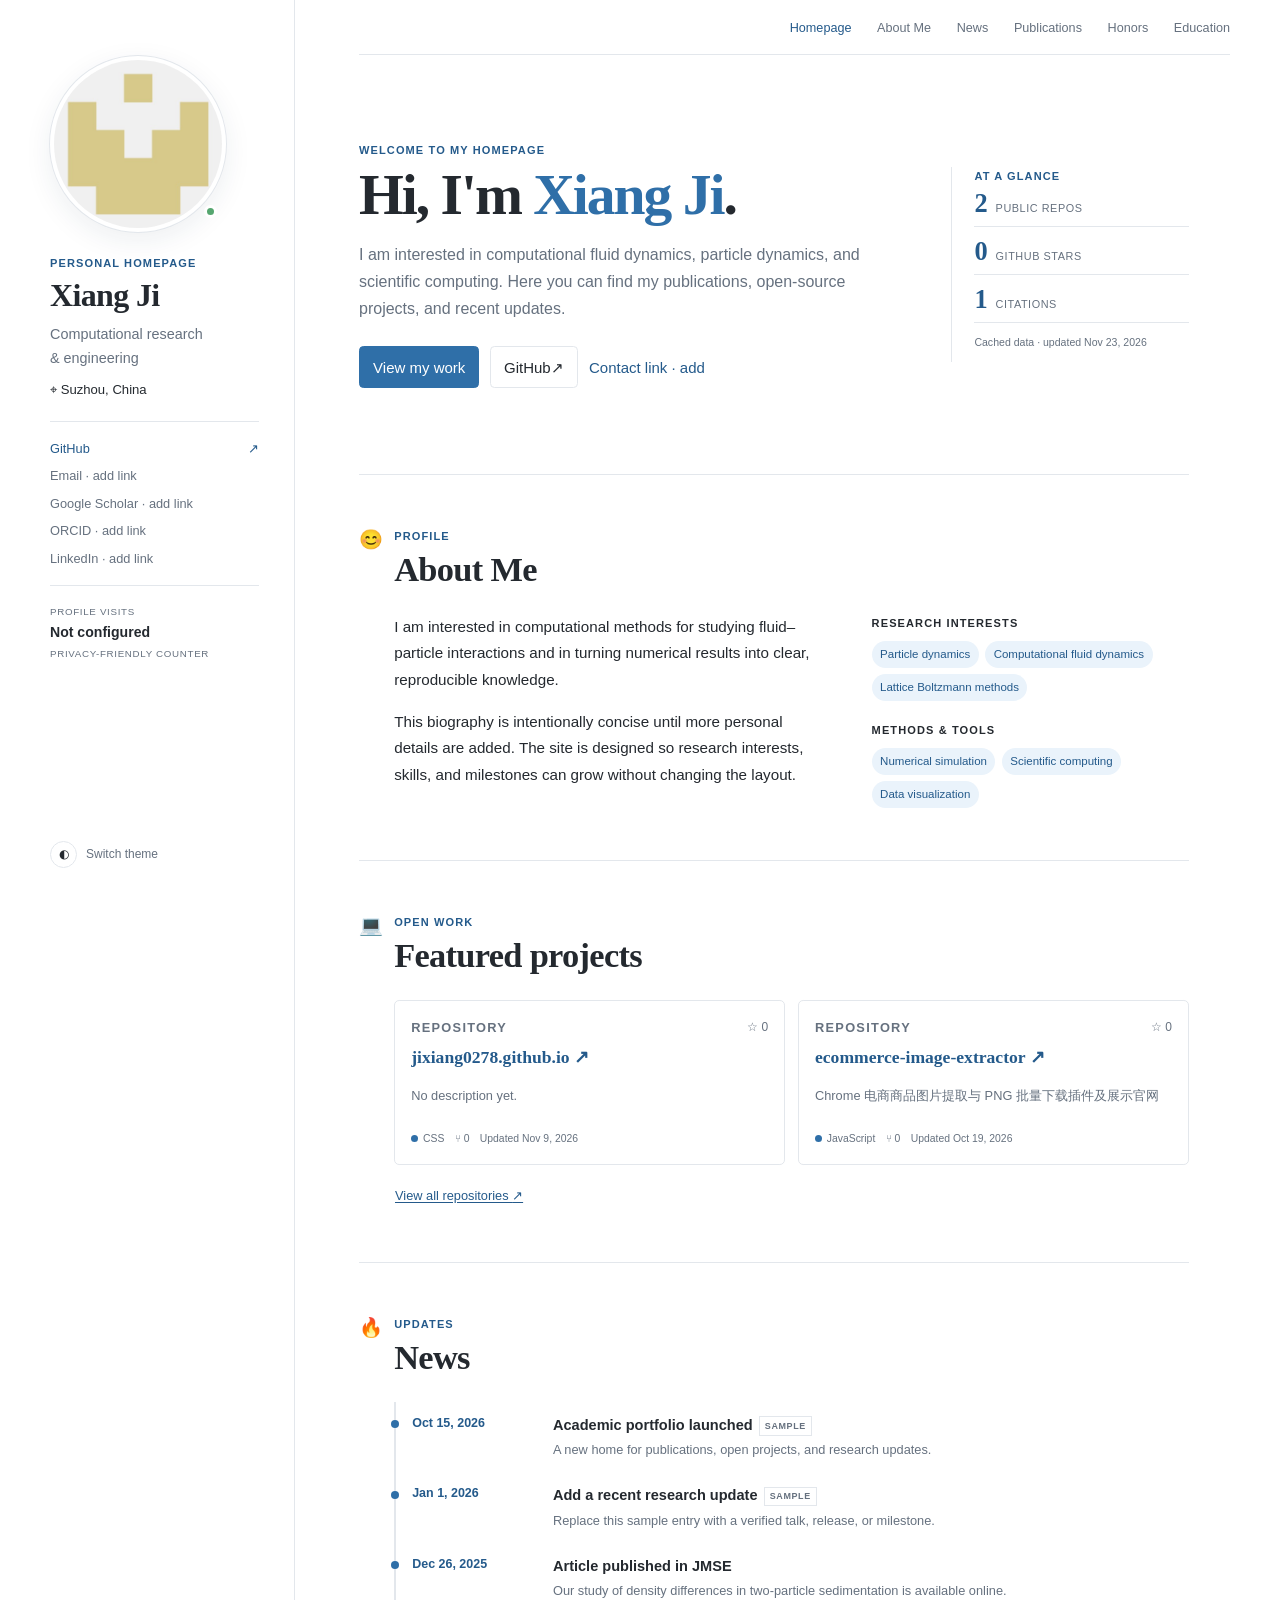
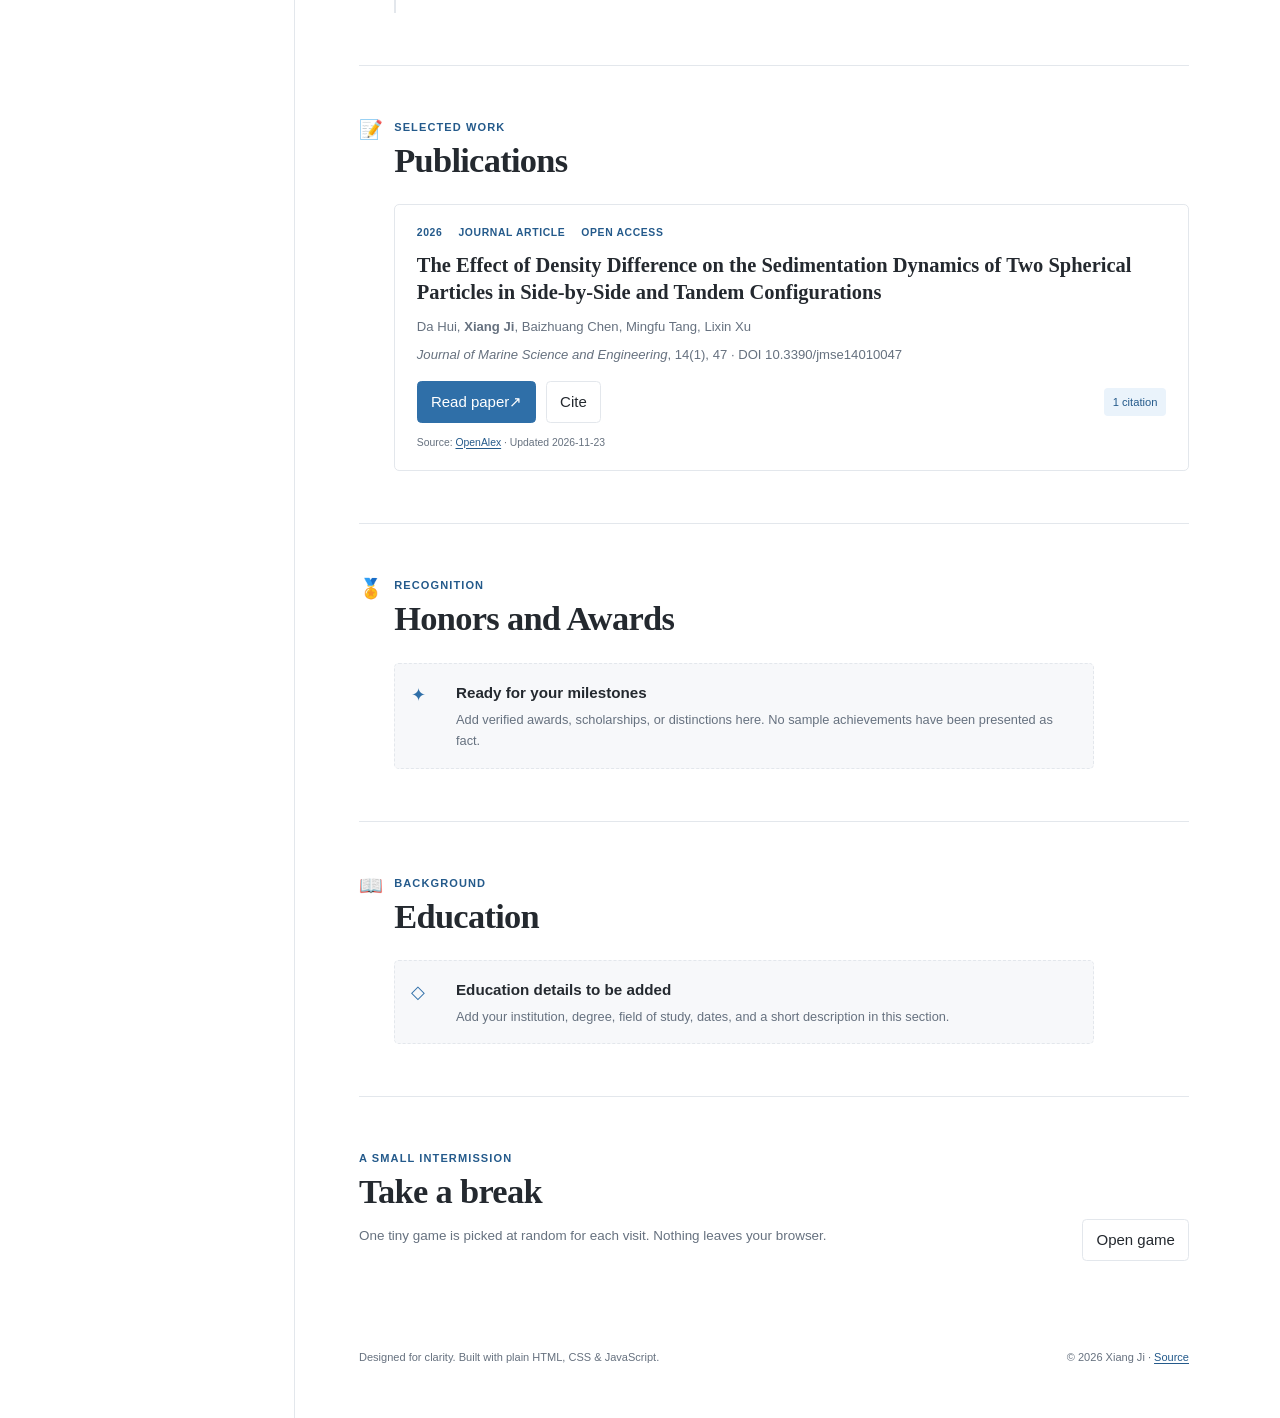
<file: index.html>
<!doctype html>
<html lang="en">
<head>
  <meta charset="utf-8">
  <meta name="viewport" content="width=device-width, initial-scale=1">
  <title>Xiang Ji — Academic & Research Portfolio</title>
  <meta name="description" content="Xiang Ji's academic portfolio: research, publications, projects, honors, and education.">
  <meta name="theme-color" content="#f4f3ef">
  <link rel="canonical" href="https://jixiang0278.github.io/">
  <link rel="icon" href="assets/favicon.svg" type="image/svg+xml">
  <meta property="og:type" content="website">
  <meta property="og:title" content="Xiang Ji — Academic & Research Portfolio">
  <meta property="og:description" content="Research, publications, projects, honors, and education.">
  <meta property="og:url" content="https://jixiang0278.github.io/">
  <meta property="og:image" content="https://avatars.githubusercontent.com/u/342905541?v=4">
  <link rel="preconnect" href="https://api.github.com">
  <link rel="preconnect" href="https://api.openalex.org">
  <link rel="stylesheet" href="styles.css?v=20261016">
  <script type="application/ld+json">
  {
    "@context": "https://schema.org",
    "@type": "Person",
    "name": "Xiang Ji",
    "url": "https://jixiang0278.github.io/",
    "sameAs": ["https://github.com/jixiang0278"],
    "homeLocation": {"@type": "Place", "name": "Suzhou, China"},
    "knowsAbout": ["Computational fluid dynamics", "Particle dynamics", "Scientific computing"]
  }
  </script>
</head>
<body>
  <a class="skip-link" href="#main-content">Skip to content</a>
  <div class="page-shell">
    <aside class="profile-panel" aria-label="Profile">
      <div class="profile-panel__inner">
        <div class="portrait-wrap">
          <img class="portrait" src="assets/profile.jpg" alt="Portrait of Xiang Ji" width="320" height="380" loading="eager" onerror="this.onerror=null;this.src='assets/profile-placeholder.svg'">
          <span class="availability-dot" aria-hidden="true"></span>
        </div>
        <p class="eyebrow">Personal homepage</p>
        <h1>Xiang Ji</h1>
        <p class="role">Computational research<br>& engineering</p>
        <p class="location"><span aria-hidden="true">⌖</span> Suzhou, China</p>

        <div class="profile-links" aria-label="Profile links">
          <a href="https://github.com/jixiang0278" target="_blank" rel="noreferrer">GitHub <span aria-hidden="true">↗</span></a>
          <!-- TODO: Replace the placeholders below with your real profiles. -->
          <span class="is-placeholder" title="Add your preferred email address">Email · add link</span>
          <span class="is-placeholder" title="Add your Google Scholar URL">Google Scholar · add link</span>
          <span class="is-placeholder" title="Add your ORCID URL">ORCID · add link</span>
          <span class="is-placeholder" title="Add your LinkedIn URL">LinkedIn · add link</span>
        </div>

        <div class="visitor-card" aria-live="polite">
          <span class="visitor-card__label">Profile visits</span>
          <strong id="visitor-count">Not configured</strong>
          <span class="visitor-card__note">Privacy-friendly counter</span>
        </div>

        <button class="theme-toggle" id="theme-toggle" type="button" aria-label="Switch color theme" aria-pressed="false">
          <span class="theme-toggle__icon" aria-hidden="true">◐</span>
          <span>Switch theme</span>
        </button>
      </div>
    </aside>

    <div class="content-column">
      <header class="site-header">
        <nav class="site-nav" aria-label="Primary navigation">
          <a href="#home" class="active">Homepage</a>
          <a href="#about">About Me</a>
          <a href="#news">News</a>
          <a href="#publications">Publications</a>
          <a href="#honors">Honors</a>
          <a href="#education">Education</a>
        </nav>
      </header>

      <main id="main-content">
        <section class="hero section" id="home" aria-labelledby="home-heading">
          <div class="hero__copy">
            <p class="kicker">Welcome to my homepage</p>
            <h2 id="home-heading">Hi, I'm <em>Xiang Ji</em>.</h2>
            <p class="hero__lede">I am interested in computational fluid dynamics, particle dynamics, and scientific computing. Here you can find my publications, open-source projects, and recent updates.</p>
            <div class="button-row">
              <a class="button button--primary" href="#publications">View my work</a>
              <a class="button button--secondary" href="https://github.com/jixiang0278" target="_blank" rel="noreferrer">GitHub <span aria-hidden="true">↗</span></a>
              <span class="text-link is-placeholder" title="Add your preferred contact link">Contact link · add</span>
            </div>
          </div>
          <div class="hero__aside" aria-label="At a glance">
            <p class="micro-label">At a glance</p>
            <div class="stat-grid">
              <div><strong id="repo-count">0</strong><span>public repos</span></div>
              <div><strong id="star-count">0</strong><span>GitHub stars</span></div>
              <div><strong id="citation-count">1</strong><span>citations</span></div>
            </div>
            <p class="data-note" id="stats-note">Cached data · updated 15 Oct 2026</p>
          </div>
        </section>

        <section class="section" id="about" aria-labelledby="about-heading">
          <div class="section-heading">
            <p class="section-index" aria-hidden="true">😊</p>
            <div><p class="eyebrow">Profile</p><h2 id="about-heading">About Me</h2></div>
          </div>
          <div class="about-grid">
            <div class="prose">
              <!-- TODO: Personalize this draft biography. -->
              <p>I am interested in computational methods for studying fluid–particle interactions and in turning numerical results into clear, reproducible knowledge.</p>
              <p>This biography is intentionally concise until more personal details are added. The site is designed so research interests, skills, and milestones can grow without changing the layout.</p>
            </div>
            <div class="tag-groups">
              <div><h3>Research interests</h3><ul class="tag-list"><li>Particle dynamics</li><li>Computational fluid dynamics</li><li>Lattice Boltzmann methods</li></ul></div>
              <div><h3>Methods & tools</h3><ul class="tag-list"><li>Numerical simulation</li><li>Scientific computing</li><li>Data visualization</li></ul></div>
            </div>
          </div>
        </section>

        <section class="section projects-section" id="projects" aria-labelledby="projects-heading">
          <div class="section-heading">
            <p class="section-index" aria-hidden="true">💻</p>
            <div><p class="eyebrow">Open work</p><h2 id="projects-heading">Featured projects</h2></div>
          </div>
          <div class="project-grid" id="project-grid" aria-live="polite">
            <article class="project-card project-card--loading"><p>Loading public repositories…</p></article>
          </div>
          <a class="text-link arrow-link" href="https://github.com/jixiang0278?tab=repositories" target="_blank" rel="noreferrer">View all repositories <span aria-hidden="true">↗</span></a>
        </section>

        <section class="section" id="news" aria-labelledby="news-heading">
          <div class="section-heading">
            <p class="section-index" aria-hidden="true">🔥</p>
            <div><p class="eyebrow">Updates</p><h2 id="news-heading">News</h2></div>
          </div>
          <ol class="timeline" id="news-list">
            <li><time>Draft</time><div><h3>News is ready to personalize</h3><p>Replace the clearly marked sample entries in <code>data/news.json</code>.</p></div></li>
          </ol>
        </section>

        <section class="section" id="publications" aria-labelledby="publications-heading">
          <div class="section-heading">
            <p class="section-index" aria-hidden="true">📝</p>
            <div><p class="eyebrow">Selected work</p><h2 id="publications-heading">Publications</h2></div>
          </div>
          <div id="publication-list">
            <article class="publication-card">
              <p>Loading publication data…</p>
            </article>
          </div>
        </section>

        <section class="section" id="honors" aria-labelledby="honors-heading">
          <div class="section-heading">
            <p class="section-index" aria-hidden="true">🏅</p>
            <div><p class="eyebrow">Recognition</p><h2 id="honors-heading">Honors and Awards</h2></div>
          </div>
          <div class="empty-state">
            <span aria-hidden="true">✦</span>
            <div><h3>Ready for your milestones</h3><p>Add verified awards, scholarships, or distinctions here. No sample achievements have been presented as fact.</p></div>
          </div>
        </section>

        <section class="section" id="education" aria-labelledby="education-heading">
          <div class="section-heading">
            <p class="section-index" aria-hidden="true">📖</p>
            <div><p class="eyebrow">Background</p><h2 id="education-heading">Education</h2></div>
          </div>
          <div class="empty-state">
            <span aria-hidden="true">◇</span>
            <div><h3>Education details to be added</h3><p>Add your institution, degree, field of study, dates, and a short description in this section.</p></div>
          </div>
        </section>

        <section class="section game-section" id="break" aria-labelledby="game-heading">
          <div class="game-intro">
            <div><p class="eyebrow">A small intermission</p><h2 id="game-heading">Take a break</h2><p>One tiny game is picked at random for each visit. Nothing leaves your browser.</p></div>
            <button class="button button--secondary" id="game-toggle" type="button" aria-expanded="false" aria-controls="game-panel">Open game</button>
          </div>
          <div class="game-panel" id="game-panel" hidden>
            <div class="game-toolbar">
              <div><p class="micro-label">Now playing</p><h3 id="game-title">Mini game</h3></div>
              <p class="score">Score <strong id="game-score">0</strong></p>
              <div class="game-actions"><button id="game-start" type="button">Start</button><button id="game-pause" type="button">Pause</button><button id="game-restart" type="button">Restart</button></div>
            </div>
            <div class="game-stage" id="game-stage" tabindex="0" aria-label="Mini game area"></div>
            <p class="game-help" id="game-help">Open the game to see the controls.</p>
          </div>
        </section>
      </main>

      <footer class="site-footer">
        <p>Designed for clarity. Built with plain HTML, CSS & JavaScript.</p>
        <p>© <span id="current-year"></span> Xiang Ji · <a href="https://github.com/jixiang0278/jixiang0278.github.io">Source</a></p>
      </footer>
    </div>
  </div>

  <dialog class="citation-dialog" id="citation-dialog">
    <form method="dialog"><button class="dialog-close" aria-label="Close citation">×</button></form>
    <p class="eyebrow">BibTeX</p>
    <h2>Cite this work</h2>
    <pre id="bibtex-content"></pre>
    <button class="button button--primary" id="copy-bibtex" type="button">Copy BibTeX</button>
    <p class="copy-status" id="copy-status" aria-live="polite"></p>
  </dialog>

  <script src="script.js?v=20261016" defer></script>
</body>
</html>
</file>
<file: styles.css>
:root {
  color-scheme: light;
  --bg: #ffffff;
  --panel: #f7f8fa;
  --surface: #ffffff;
  --ink: #24292f;
  --muted: #66717f;
  --line: #e3e7ec;
  --accent: #2f6fa8;
  --accent-dark: #245a8b;
  --accent-soft: #eaf3fb;
  --serif: Georgia, "Times New Roman", serif;
  --sans: -apple-system, BlinkMacSystemFont, "Segoe UI", Roboto, Helvetica, Arial, sans-serif;
  --shadow: 0 8px 28px rgba(31, 52, 73, .08);
}

[data-theme="dark"] {
  color-scheme: dark;
  --bg: #11161c;
  --panel: #171e26;
  --surface: #171e26;
  --ink: #e8edf2;
  --muted: #9aa7b5;
  --line: #2b3642;
  --accent: #76aee0;
  --accent-dark: #9bc5ea;
  --accent-soft: #1b3144;
  --shadow: 0 8px 28px rgba(0, 0, 0, .24);
}

* { box-sizing: border-box; }
html { scroll-behavior: smooth; scroll-padding-top: 5rem; }
body { margin: 0; background: var(--bg); color: var(--ink); font-family: var(--sans); font-size: 15px; line-height: 1.68; }
a { color: var(--accent-dark); text-underline-offset: .18em; }
button, input { font: inherit; }
button, a { -webkit-tap-highlight-color: transparent; }
img { display: block; max-width: 100%; }
::selection { background: var(--accent); color: white; }

.skip-link { position: fixed; left: 1rem; top: -5rem; z-index: 100; padding: .65rem .9rem; background: var(--ink); color: var(--bg); border-radius: .25rem; }
.skip-link:focus { top: 1rem; }
.page-shell { width: min(1180px, calc(100% - 3rem)); margin: 0 auto; display: grid; grid-template-columns: 245px minmax(0, 1fr); gap: clamp(2.5rem, 5vw, 5.5rem); min-height: 100vh; }
.profile-panel { border-right: 1px solid var(--line); }
.profile-panel__inner { position: sticky; top: 0; min-height: 100vh; padding: 3.5rem 2.2rem 2rem 0; display: flex; flex-direction: column; align-items: flex-start; }
.portrait-wrap { position: relative; width: 176px; margin-bottom: 1.35rem; }
.portrait { width: 176px; height: 176px; aspect-ratio: 1; object-fit: cover; object-position: center; border-radius: 50%; border: 4px solid var(--surface); box-shadow: 0 0 0 1px var(--line), var(--shadow); background: var(--panel); }
.availability-dot { position: absolute; right: 9px; bottom: 14px; width: 13px; height: 13px; background: #55a66f; border: 3px solid var(--bg); border-radius: 50%; }
.eyebrow, .kicker, .micro-label { margin: 0 0 .28rem; color: var(--accent-dark); font-size: .69rem; font-weight: 700; letter-spacing: .1em; text-transform: uppercase; }
.profile-panel h1 { margin: 0; font-family: var(--serif); font-size: 2rem; font-weight: 600; line-height: 1.15; letter-spacing: -.02em; }
.role { margin: .55rem 0; color: var(--muted); font-size: .9rem; }
.location { margin: 0 0 1.2rem; font-size: .82rem; }
.profile-links { display: grid; gap: .38rem; width: 100%; padding: 1rem 0; border-top: 1px solid var(--line); border-bottom: 1px solid var(--line); font-size: .8rem; }
.profile-links a { display: flex; justify-content: space-between; text-decoration: none; }
.profile-links a:hover { text-decoration: underline; }
.is-placeholder { color: var(--muted); }
.visitor-card { margin: 1.1rem 0; display: grid; }
.visitor-card__label, .visitor-card__note { color: var(--muted); font-size: .61rem; letter-spacing: .07em; text-transform: uppercase; }
.visitor-card strong { margin: .05rem 0; font-size: .88rem; font-weight: 600; }
.theme-toggle { margin-top: auto; border: 0; padding: 0; background: transparent; color: var(--muted); cursor: pointer; display: inline-flex; gap: .55rem; align-items: center; font-size: .75rem; }
.theme-toggle__icon { display: grid; place-items: center; width: 1.7rem; height: 1.7rem; border: 1px solid var(--line); border-radius: 50%; color: var(--ink); }

.content-column { min-width: 0; }
.site-header { position: sticky; top: 0; z-index: 20; padding: 1.15rem 0 .9rem; background: color-mix(in srgb, var(--bg) 94%, transparent); backdrop-filter: blur(12px); border-bottom: 1px solid var(--line); }
.site-nav { display: flex; justify-content: flex-end; gap: clamp(.85rem, 2vw, 1.6rem); overflow-x: auto; scrollbar-width: none; }
.site-nav a { position: relative; flex: 0 0 auto; color: var(--muted); font-size: .79rem; font-weight: 500; text-decoration: none; }
.site-nav a:hover, .site-nav a.active { color: var(--accent-dark); }
.site-nav a.active::after { content: ""; position: absolute; left: 0; right: 0; bottom: -.93rem; height: 2px; background: var(--accent); }
main, .site-footer { width: min(830px, 100%); }
.section { padding: 3.25rem 0; border-bottom: 1px solid var(--line); }
.hero { min-height: 420px; display: grid; align-content: center; grid-template-columns: minmax(0, 1.6fr) minmax(185px, .7fr); gap: 3rem; }
.hero h2 { margin: .3rem 0 1rem; max-width: 650px; font-family: var(--serif); font-size: clamp(2.25rem, 4.5vw, 3.75rem); font-weight: 600; line-height: 1.08; letter-spacing: -.035em; }
.hero h2 em { color: var(--accent); font-style: normal; }
.hero__lede { max-width: 660px; margin: 0 0 1.45rem; color: var(--muted); font-size: 1rem; }
.button-row { display: flex; flex-wrap: wrap; align-items: center; gap: .65rem; }
.button { display: inline-flex; align-items: center; justify-content: center; min-height: 38px; padding: .48rem .82rem; border: 1px solid var(--line); border-radius: .28rem; background: var(--surface); color: var(--ink); text-decoration: none; cursor: pointer; transition: border-color .15s ease, color .15s ease, background .15s ease; }
.button:hover { border-color: var(--accent); color: var(--accent-dark); }
.button--primary { background: var(--accent); border-color: var(--accent); color: white; }
.button--primary:hover { background: var(--accent-dark); color: white; }
.button--secondary { background: var(--surface); }
.text-link { padding: .25rem .05rem; color: var(--accent-dark); }
.hero__aside { align-self: center; padding-left: 1.4rem; border-left: 1px solid var(--line); }
.stat-grid { display: grid; gap: .7rem; }
.stat-grid div { display: flex; align-items: baseline; gap: .5rem; padding-bottom: .55rem; border-bottom: 1px solid var(--line); }
.stat-grid strong { color: var(--accent-dark); font-family: var(--serif); font-size: 1.65rem; line-height: 1; }
.stat-grid span { color: var(--muted); font-size: .68rem; text-transform: uppercase; letter-spacing: .05em; }
.data-note { color: var(--muted); font-size: .66rem; }

.section-heading { display: grid; grid-template-columns: 2.2rem 1fr; align-items: start; margin-bottom: 1.5rem; }
.section-index { margin: .05rem 0 0; font-size: 1.2rem; line-height: 1.2; }
.section-heading h2, .game-intro h2 { margin: 0; font-family: var(--serif); font-size: clamp(1.65rem, 3vw, 2.15rem); font-weight: 600; letter-spacing: -.02em; line-height: 1.15; }
.about-grid { display: grid; grid-template-columns: 1.15fr .85fr; gap: 3rem; padding-left: 2.2rem; }
.prose { font-family: var(--sans); font-size: .95rem; line-height: 1.75; }
.prose p:first-child { margin-top: 0; }
.tag-groups { display: grid; gap: 1.2rem; }
.tag-groups h3 { margin: 0 0 .55rem; font-size: .69rem; text-transform: uppercase; letter-spacing: .1em; }
.tag-list { display: flex; flex-wrap: wrap; gap: .4rem; margin: 0; padding: 0; list-style: none; }
.tag-list li { padding: .24rem .53rem; background: var(--accent-soft); color: var(--accent-dark); border-radius: 999px; font-size: .72rem; }
.project-grid { display: grid; grid-template-columns: repeat(2, minmax(0, 1fr)); gap: .8rem; margin: 0 0 1rem 2.2rem; }
.project-card { min-height: 165px; padding: 1rem; background: var(--surface); border: 1px solid var(--line); border-radius: .32rem; display: flex; flex-direction: column; }
.project-card:hover { border-color: color-mix(in srgb, var(--accent) 60%, var(--line)); box-shadow: var(--shadow); }
.project-card__top { display: flex; justify-content: space-between; gap: 1rem; color: var(--muted); font-size: .75rem; }
.project-card h3 { margin: 0; font-family: var(--serif); font-size: 1.1rem; font-weight: 600; }
.project-card h3 a { text-decoration: none; }
.project-card p { color: var(--muted); font-size: .8rem; }
.project-card__meta { display: flex; flex-wrap: wrap; gap: .65rem; margin-top: auto; color: var(--muted); font-size: .65rem; }
.language-dot { display: inline-block; width: 7px; height: 7px; margin-right: .3rem; border-radius: 50%; background: var(--accent); }
.arrow-link { display: inline-block; margin-left: 2.2rem; font-size: .8rem; }

.timeline { margin: 0 0 0 2.2rem; padding: 0; list-style: none; }
.timeline li { position: relative; display: grid; grid-template-columns: 7.6rem 1fr; gap: 1.2rem; padding: .7rem 0 .7rem 1rem; border-left: 2px solid var(--line); }
.timeline li::before { content: ""; position: absolute; top: 1.15rem; left: -5px; width: 8px; height: 8px; border-radius: 50%; background: var(--accent); }
.timeline time { color: var(--accent-dark); font-size: .78rem; font-weight: 600; }
.timeline h3 { margin: 0; font-size: .91rem; font-weight: 600; }
.timeline p { margin: .12rem 0 0; color: var(--muted); font-size: .8rem; }
.placeholder-badge { display: inline-block; margin-left: .4rem; padding: .08rem .3rem; border: 1px solid var(--line); color: var(--muted); font-size: .56rem; letter-spacing: .07em; text-transform: uppercase; vertical-align: middle; }
.publication-card { margin-left: 2.2rem; padding: 1.2rem 1.35rem; background: var(--surface); border: 1px solid var(--line); border-radius: .32rem; }
.publication-meta { display: flex; flex-wrap: wrap; gap: .4rem 1rem; color: var(--accent-dark); font-size: .65rem; font-weight: 600; text-transform: uppercase; letter-spacing: .06em; }
.publication-card h3 { max-width: 750px; margin: .65rem 0; font-family: var(--serif); font-size: 1.28rem; font-weight: 600; line-height: 1.3; }
.publication-authors, .publication-journal { margin: .4rem 0; color: var(--muted); font-size: .82rem; }
.publication-actions { display: flex; flex-wrap: wrap; align-items: center; gap: .6rem; margin-top: .9rem; }
.citation-chip { margin-left: auto; padding: .28rem .56rem; background: var(--accent-soft); color: var(--accent-dark); border-radius: .25rem; font-size: .7rem; }
.citation-source { margin: .65rem 0 0; color: var(--muted); font-size: .65rem; }
.empty-state { margin-left: 2.2rem; display: grid; grid-template-columns: 2rem 1fr; gap: .8rem; max-width: 700px; padding: 1rem; background: var(--panel); border: 1px dashed var(--line); border-radius: .3rem; }
.empty-state > span { color: var(--accent); font-size: 1.15rem; }
.empty-state h3 { margin: 0; font-size: .95rem; }
.empty-state p { margin: .2rem 0 0; color: var(--muted); font-size: .8rem; }

.game-section { border-bottom: 0; }
.game-intro { display: flex; justify-content: space-between; align-items: end; gap: 2rem; }
.game-intro p:not(.eyebrow) { max-width: 560px; color: var(--muted); font-size: .84rem; }
.game-panel { margin-top: 2rem; padding: 1.25rem; background: var(--surface); border: 1px solid var(--line); }
.game-toolbar { display: flex; align-items: center; justify-content: space-between; gap: 1rem; margin-bottom: 1rem; }
.game-toolbar h3 { margin: 0; font-family: var(--serif); font-weight: 500; }
.score { margin: 0; color: var(--muted); }
.score strong { color: var(--ink); font-size: 1.3rem; }
.game-actions { display: flex; gap: .4rem; }
.game-actions button { padding: .4rem .65rem; background: transparent; color: var(--ink); border: 1px solid var(--line); cursor: pointer; }
.game-stage { position: relative; width: 100%; min-height: 330px; overflow: hidden; background: var(--panel); border: 1px solid var(--line); outline: none; touch-action: none; }
.game-stage:focus-visible { box-shadow: 0 0 0 3px var(--accent-soft); }
.game-help { margin: .7rem 0 0; color: var(--muted); font-size: .75rem; }
.catch-target { position: absolute; display: grid; place-items: center; width: 48px; height: 48px; padding: 0; border: 0; border-radius: 50%; background: var(--accent); color: white; cursor: pointer; font-size: 1.2rem; }
.memory-board { display: grid; grid-template-columns: repeat(4, minmax(48px, 90px)); justify-content: center; gap: .6rem; padding: 1.5rem; }
.memory-card { aspect-ratio: 1; border: 1px solid var(--line); background: var(--accent); color: transparent; cursor: pointer; font-size: 1.7rem; }
.memory-card.revealed, .memory-card.matched { background: var(--surface); color: var(--ink); }
.snake-cell { position: absolute; background: var(--accent); border: 1px solid var(--panel); }
.snake-food { position: absolute; background: #bc765d; border-radius: 50%; }
.touch-controls { display: grid; grid-template-columns: repeat(3, 42px); justify-content: center; gap: .25rem; margin-top: .65rem; }
.touch-controls button { min-height: 38px; background: transparent; border: 1px solid var(--line); color: var(--ink); }
.touch-controls .up { grid-column: 2; }.touch-controls .left { grid-column: 1; grid-row: 2; }.touch-controls .down { grid-column: 2; grid-row: 2; }.touch-controls .right { grid-column: 3; grid-row: 2; }

.site-footer { display: flex; justify-content: space-between; gap: 2rem; padding: 1.5rem 0 2.5rem; color: var(--muted); font-size: .69rem; }
.citation-dialog { width: min(680px, calc(100% - 2rem)); padding: 2rem; background: var(--surface); color: var(--ink); border: 1px solid var(--line); box-shadow: var(--shadow); }
.citation-dialog::backdrop { background: rgba(10,16,14,.65); backdrop-filter: blur(4px); }
.citation-dialog h2 { font-family: var(--serif); font-weight: 500; }
.dialog-close { float: right; border: 0; background: transparent; color: var(--ink); font-size: 1.8rem; cursor: pointer; }
.citation-dialog pre { max-height: 300px; overflow: auto; padding: 1rem; white-space: pre-wrap; background: var(--panel); font-size: .75rem; }
.copy-status { min-height: 1em; color: var(--accent-dark); font-size: .75rem; }

@media (max-width: 900px) {
  .page-shell { width: min(760px, calc(100% - 2.4rem)); grid-template-columns: 1fr; gap: 0; }
  .profile-panel { border-right: 0; border-bottom: 1px solid var(--line); }
  .profile-panel__inner { position: relative; min-height: auto; display: grid; grid-template-columns: 130px 1fr; gap: .35rem 1.4rem; padding: 2rem 0; }
  .portrait-wrap { grid-row: 1 / 8; width: 130px; margin: 0; }
  .portrait { width: 130px; height: 130px; }
  .profile-panel h1, .profile-panel .eyebrow, .role, .location, .profile-links, .visitor-card, .theme-toggle { grid-column: 2; }
  .profile-links { grid-template-columns: repeat(2, minmax(0, 1fr)); max-width: none; }
  .visitor-card { margin: .4rem 0; }
  .theme-toggle { margin-top: .3rem; }
  .hero { min-height: auto; padding-top: 4rem; }
}

@media (max-width: 720px) {
  html { scroll-padding-top: 5rem; }
  .profile-panel__inner { grid-template-columns: 90px 1fr; gap: .3rem 1rem; }
  .portrait-wrap { width: 90px; }
  .portrait { width: 90px; height: 90px; }
  .profile-panel h1 { font-size: 2.2rem; }
  .role { margin: .4rem 0; }
  .profile-links { grid-column: 1 / -1; margin-top: 1rem; }
  .visitor-card, .theme-toggle { grid-column: 1 / -1; }
  .site-header { padding: .85rem 0; }
  .site-nav { justify-content: flex-start; gap: 1.2rem; }
  main, .site-footer { width: 100%; }
  .hero { grid-template-columns: 1fr; gap: 3rem; }
  .hero__aside { padding-left: 0; border-left: 0; }
  .stat-grid { grid-template-columns: repeat(3, 1fr); gap: .6rem; }
  .stat-grid div { border-bottom: 0; border-right: 1px solid var(--line); }
  .stat-grid div:last-child { border: 0; }
  .stat-grid strong { font-size: 1.8rem; }
  .section { padding: 2.6rem 0; }
  .section-heading { grid-template-columns: 2.1rem 1fr; }
  .about-grid, .project-grid { grid-template-columns: 1fr; margin-left: 0; padding-left: 0; }
  .timeline, .publication-card, .empty-state, .arrow-link { margin-left: 0; }
  .timeline li { grid-template-columns: 1fr; gap: .3rem; }
  .game-intro, .game-toolbar, .site-footer { align-items: flex-start; flex-direction: column; }
  .game-stage { min-height: 290px; }
  .citation-chip { margin-left: 0; }
}

@media (prefers-reduced-motion: reduce) {
  html { scroll-behavior: auto; }
  *, *::before, *::after { animation-duration: .01ms !important; animation-iteration-count: 1 !important; transition-duration: .01ms !important; }
}

@media print {
  :root { --bg: white; --panel: white; --surface: white; --ink: black; --muted: #444; --line: #bbb; }
  .site-header, .theme-toggle, .game-section, .button-row, .visitor-card { display: none !important; }
  .page-shell { display: block; }
  .profile-panel { border: 0; }
  .profile-panel__inner { position: static; min-height: 0; max-width: none; padding: 1rem 0; }
  .portrait-wrap { width: 120px; }
  main, .site-footer { width: 100%; }
  .section { break-inside: avoid; padding: 2rem 0; }
  .hero { min-height: 0; }
}
</file>
